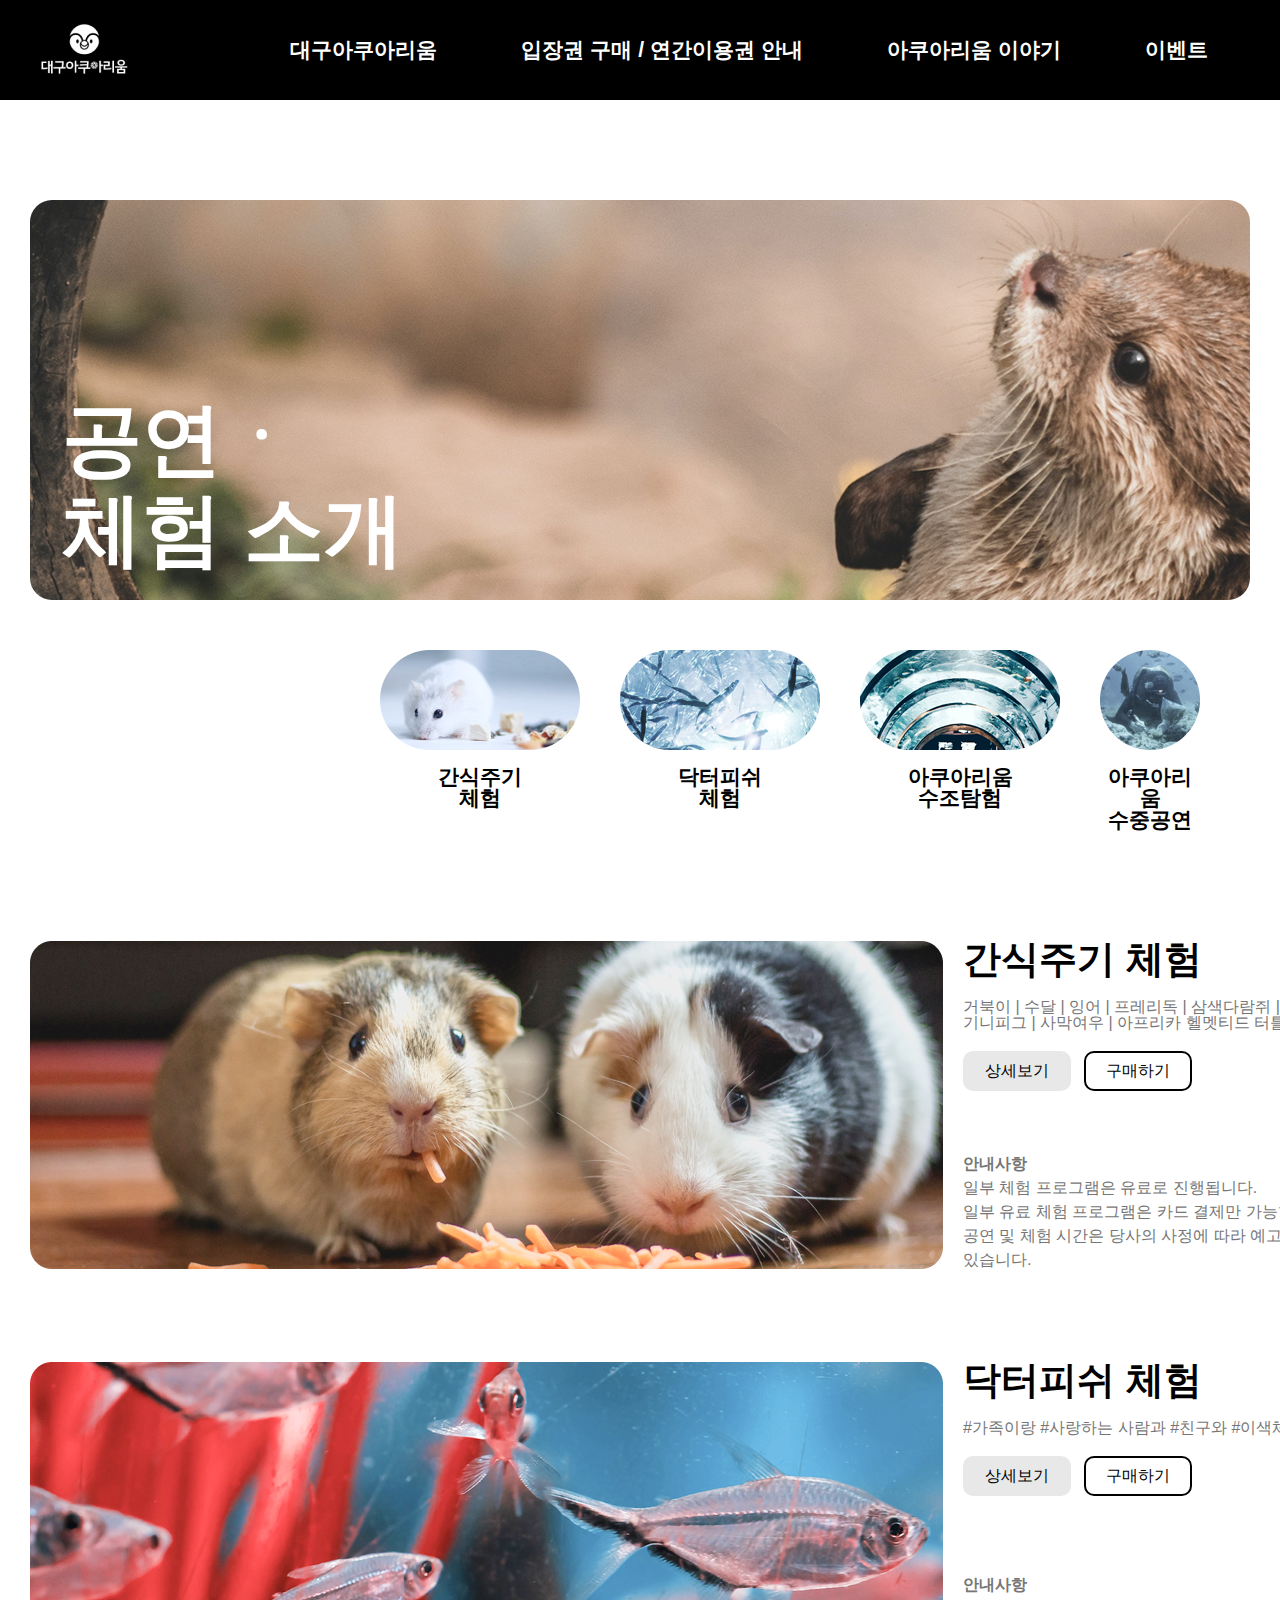
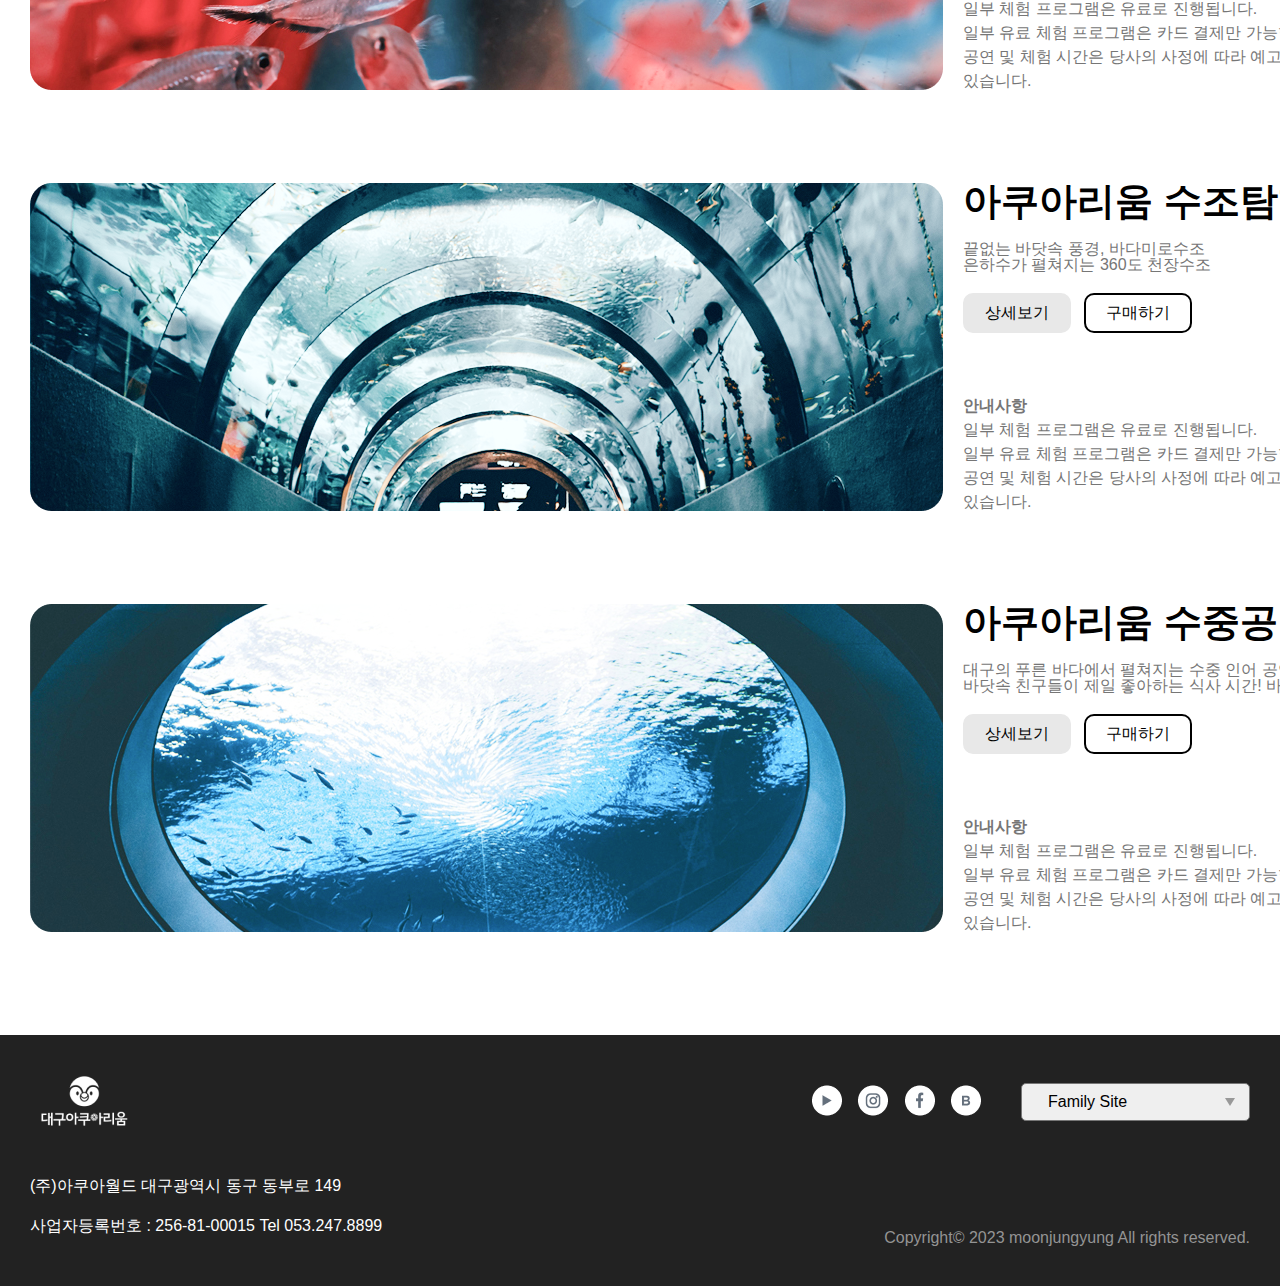
<file: experience.html>
<!DOCTYPE html>
<html lang="ko">
<head>
    <meta charset="UTF-8">
    <meta name="viewport" content="width=device-width, initial-scale=1.0">
    <title>공연ㆍ체험 소개 | 대구 아쿠아리움</title>
    <!-- favicon -->
    <link rel="shortcut icon" href="./img/favicon.ico" type="image/x-icon">
    <link rel="icon" href="./img/favicon.ico" type="image/x-icon">
    <!-- styles -->
    <link rel="stylesheet" href="./css/reset.css">
    <link rel="stylesheet" href="./css/common.css">
    <link rel="stylesheet" href="./css/experience.css">
</head>
<body>
    <header>
        <h1><a href="./index.html"><img src="./img/logo.png" alt="대구아쿠아리움"></a></h1>
        <nav>
            <ul>
                <li>
                    <a href="#">대구아쿠아리움</a>
                    <ul class="sub">
                        <li><a href="#">아쿠아리움 소개</a></li>
                        <li><a href="#">공지사항</a></li>
                        <li><a href="#">이용안내</a></li>
                        <li><a href="./map.html">찾아오시는 길</a></li>
                        <li><a href="#">보도자료</a></li>
                        <li><a href="#">자주 묻는 질문</a></li>
                    </ul>
                </li>
                <li>
                    <a href="#">입장권 구매 / 연간이용권 안내</a>
                    <ul class="sub">
                        <li><a href="#">입장권 구매</a></li>
                        <li><a href="#">구매내역 조회</a></li>
                        <li><a href="#">연간이용권 고객 안내</a></li>
                        <li><a href="#">연간이용권 고객 혜택</a></li>
                    </ul>
                </li>
                <li>
                    <a href="#">아쿠아리움 이야기</a>
                    <ul class="sub">
                        <li><a href="#">아쿠아리스트 이야기</a></li>
                        <li><a href="#">아쿠아리움 친구들</a></li>
                        <li><a href="./experience.html">공연ㆍ체험 소개</a></li>
                        <li><a href="#">공연ㆍ체험 시간표</a></li>
                    </ul>
                </li>
                <li><a href="#">이벤트</a></li>
            </ul>
            <div class="nav_bg"></div>
        </nav>
    </header>
    <main>
        <section id="visual">
            <h2>공연ㆍ <br>
                체험 소개</h2>
        </section>
        <section id="category">
            <div class="category_sub">
                <a href="#">
                    <img src="./img/experience_icon1.jpg" alt="">
                    <span>간식주기<br>체험</span>
                </a>
                <a href="#">
                    <img src="./img/experience_icon2.jpg" alt="">
                    <span>닥터피쉬<br>체험</span>
                </a>
                <a href="#">
                    <img src="./img/experience_icon3.jpg" alt="">
                    <span>아쿠아리움<br>수조탐험</span>
                </a>
                <a href="#">
                    <img src="./img/experience_icon4.jpg" alt="">
                    <span>아쿠아리움<br>수중공연</span>
                </a>
            </div>
        </section>
        <section id="experience">
            <div class="bg feeding">
                <p><img src="./img/experience_sub1.jpg" alt=""></p>
                <div>
                    <div class="explanation">
                        <h3>간식주기 체험</h3>
                        <p class="info">거북이 | 수달 | 잉어 | 프레리독 | 삼색다람쥐 | <br>
                            기니피그 | 사막여우 | 아프리카 헬멧티드 터틀 | 아처피쉬
                        </p>
                        <div class="btn">
                            <a href="#">상세보기</a>
                            <a href="#">구매하기</a>
                        </div>
                    </div>
                    <p class="guide">
                        <em>안내사항</em> <br>
                        일부 체험 프로그램은 유료로 진행됩니다. <br>
                        일부 유료 체험 프로그램은 카드 결제만 가능합니다. <br>
                        공연 및 체험 시간은 당사의 사정에 따라 예고 없이 변동될 수 있습니다.
                    </p>
                </div>
            </div>
            <div class="bg Dr">
                <p><img src="./img/experience_sub2.jpg" alt=""></p>
                <div>
                    <div class="explanation">
                        <h3>닥터피쉬 체험</h3>
                        <p class="info">#가족이랑 #사랑하는 사람과 #친구와 #이색체험</p>
                        <div class="btn">
                            <a href="#">상세보기</a>
                            <a href="#">구매하기</a>
                        </div>
                    </div>
                    <p class="guide">
                        <em>안내사항</em> <br>
                        일부 체험 프로그램은 유료로 진행됩니다. <br>
                        일부 유료 체험 프로그램은 카드 결제만 가능합니다. <br>
                        공연 및 체험 시간은 당사의 사정에 따라 예고 없이 변동될 수 있습니다.
                    </p>
                </div>
            </div>
            <div class="bg explore">
                <p><img src="./img/experience_sub3.jpg" alt=""></p>
                <div>
                    <div class="explanation">
                        <h3>아쿠아리움 수조탐험</h3>
                        <p class="info">끝없는 바닷속 풍경, 바다미로수조 <br>
                            은하수가 펼쳐지는 360도 천장수조</p>
                        <div class="btn">
                            <a href="#">상세보기</a>
                            <a href="#">구매하기</a>
                        </div>
                    </div>
                    <p class="guide">
                        <em>안내사항</em> <br>
                        일부 체험 프로그램은 유료로 진행됩니다. <br>
                        일부 유료 체험 프로그램은 카드 결제만 가능합니다. <br>
                        공연 및 체험 시간은 당사의 사정에 따라 예고 없이 변동될 수 있습니다.
                    </p>
                </div>
            </div>
            <div class="bg performance">
                <p><img src="./img/experience_sub4.jpg" alt=""></p>
                <div>
                    <div class="explanation">
                        <h3>아쿠아리움 수중공연</h3>
                        <p class="info">대구의 푸른 바다에서 펼쳐지는 수중 인어 공연 <br>
                            바닷속 친구들이 제일 좋아하는 식사 시간! 바다친구 맘마쇼</p>
                        <div class="btn">
                            <a href="#">상세보기</a>
                            <a href="#">구매하기</a>
                        </div>
                    </div>
                    <p class="guide">
                        <em>안내사항</em> <br>
                        일부 체험 프로그램은 유료로 진행됩니다. <br>
                        일부 유료 체험 프로그램은 카드 결제만 가능합니다. <br>
                        공연 및 체험 시간은 당사의 사정에 따라 예고 없이 변동될 수 있습니다.
                    </p>
                </div>
            </div>
        </section>
    </main>
    <footer>
        <div class="top">
            <h2><img src="./img/logo.png" alt="대구아쿠아리움"></h2>
            <div class="right">
                <div class="btn">
                    <a href="#"><img src="./img/icon_1.png" alt=""></a>
                    <a href="#"><img src="./img/icon_2.png" alt=""></a>
                    <a href="#"><img src="./img/icon_3.png" alt=""></a>
                    <a href="#"><img src="./img/icon_4.png" alt=""></a>
                </div>
                <div class="select">
                    <select id="site">
                        <option value="" selected disabled hidden>Family Site</option>
                        <option value="">박물관은 살아있다</option>
                        <option value="">런닝맨 Ep.2 부산 서면점</option>
                        <option value="">런닝맨 Ep.3 강릉점</option>
                        <option value="">놀이똥산</option>
                        <option value="">다이나믹 메이즈</option>
                        <option value="">전체 보기</option>
                    </select>
                    <div class="select-arrow"></div>
                </div>
            </div>
        </div>
        <div class="btm">
            <address>(주)아쿠아월드 대구광역시 동구 동부로 149 <br>
                사업자등록번호 : 256-81-00015 Tel 053.247.8899
            </address>
            <p>Copyright© 2023 moonjungyung All rights reserved.</p>
        </div>
    </footer>
    <script src="./script/script.js"></script>
</body>
</html>
</file>
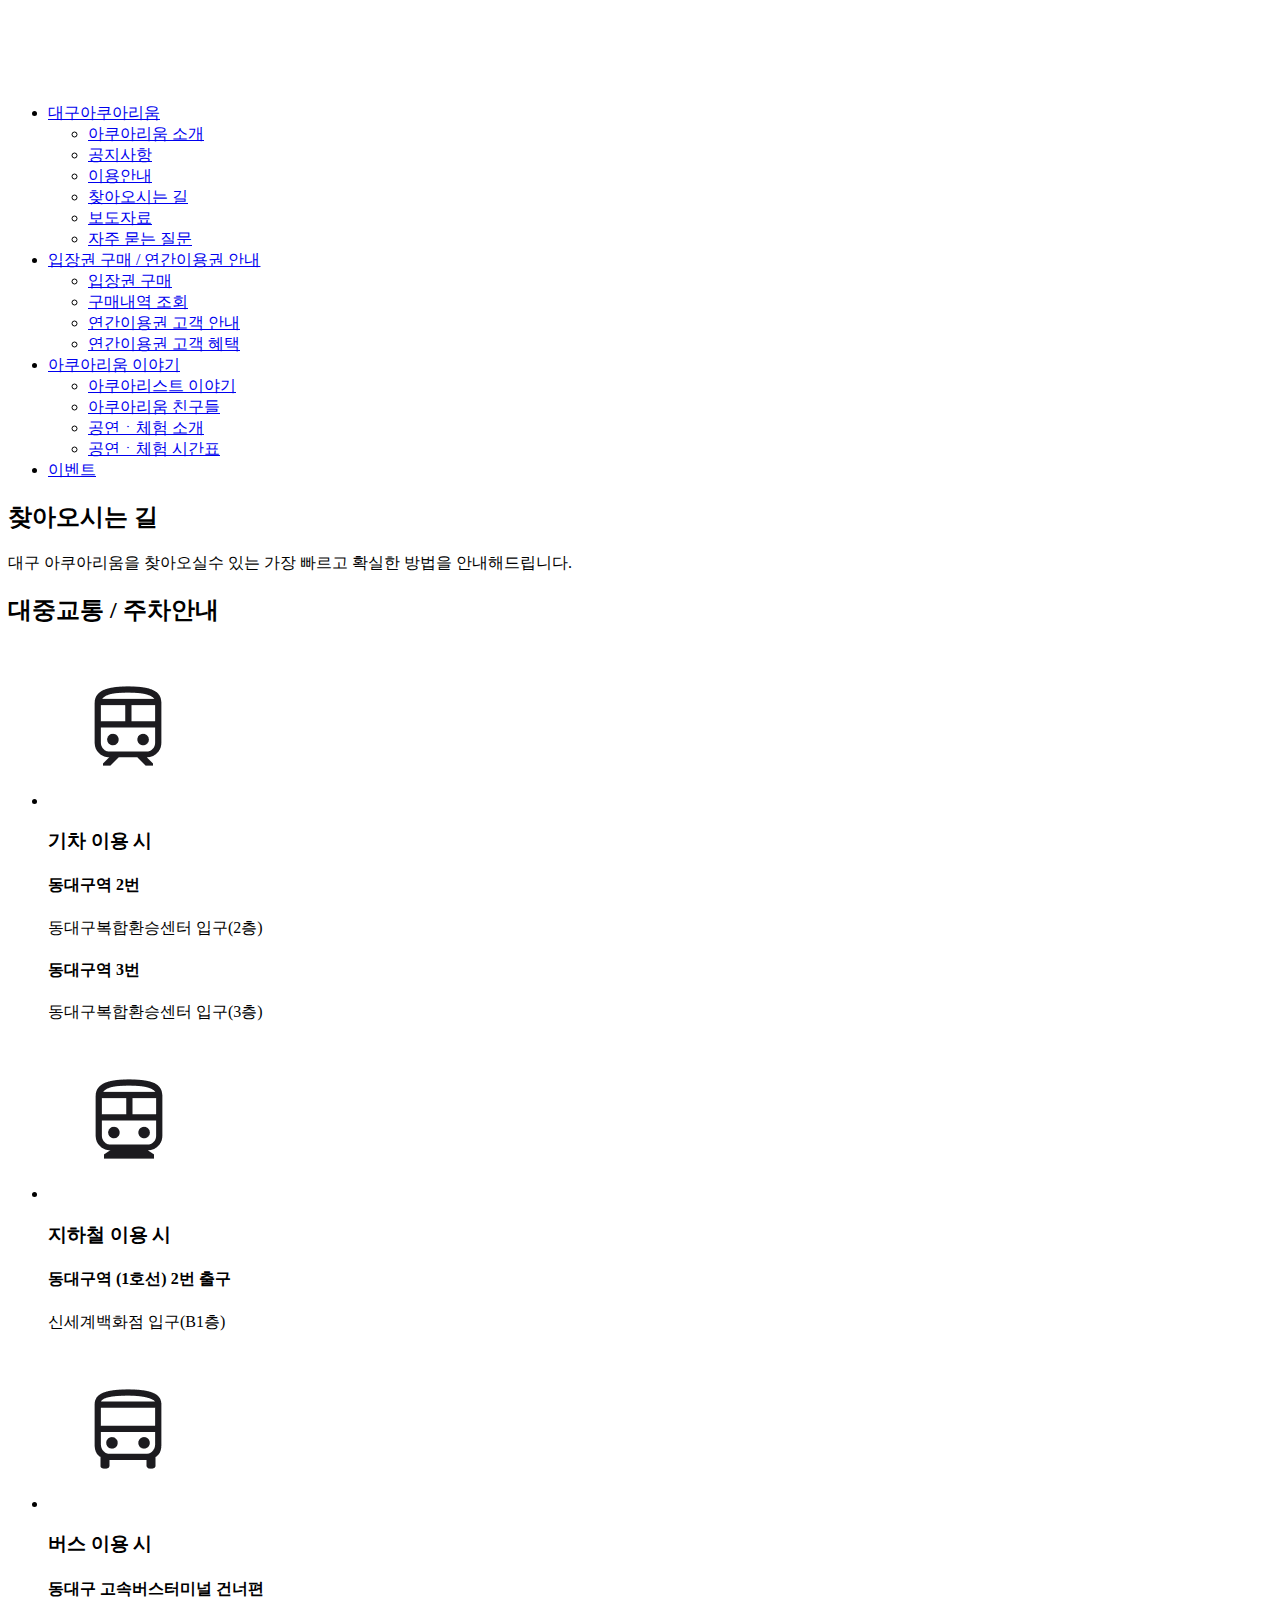
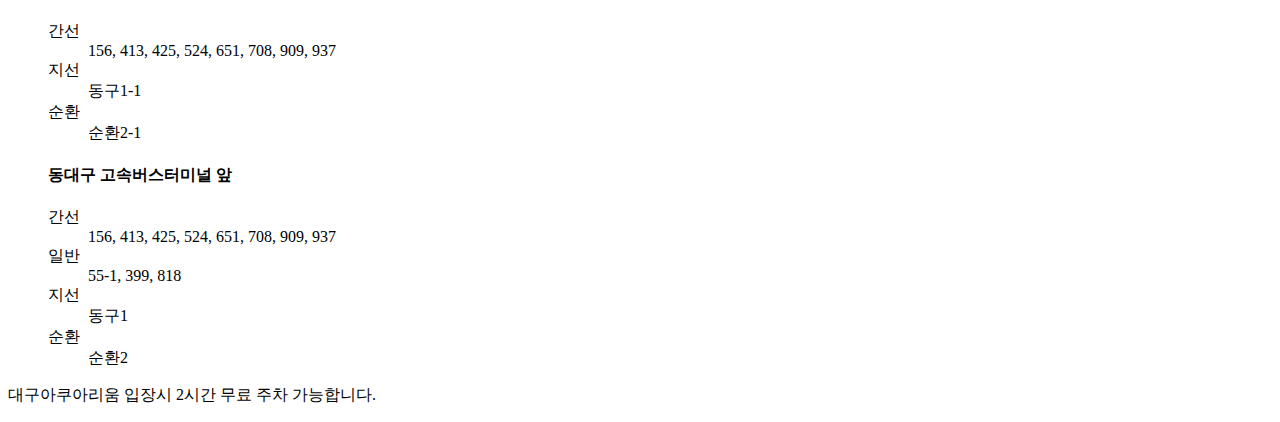
<file: map.html>
<!DOCTYPE html>
<html lang="ko">
<head>
    <meta charset="UTF-8">
    <meta name="viewport" content="width=device-width, initial-scale=1.0">
    <meta name="description" content="">
    <meta name="keywords" content="">
    <title> 찾아오는 길 | 대구 아쿠아리움</title>
</head>
<body>
    <header>
        <h1><img src="./img/logo.png" alt="대구아쿠아리움"></h1>
        <nav>
            <ul>
                <li>
                    <a href="#">대구아쿠아리움</a>
                    <ul class="sub">
                        <li><a href="#">아쿠아리움 소개</a></li>
                        <li><a href="#">공지사항</a></li>
                        <li><a href="#">이용안내</a></li>
                        <li><a href="#">찾아오시는 길</a></li>
                        <li><a href="#">보도자료</a></li>
                        <li><a href="#">자주 묻는 질문</a></li>
                    </ul>
                </li>
                <li>
                    <a href="#">입장권 구매 / 연간이용권 안내</a>
                    <ul class="sub">
                        <li><a href="#">입장권 구매</a></li>
                        <li><a href="#">구매내역 조회</a></li>
                        <li><a href="#">연간이용권 고객 안내</a></li>
                        <li><a href="#">연간이용권 고객 혜택</a></li>
                    </ul>
                </li>
                <li>
                    <a href="#">아쿠아리움 이야기</a>
                    <ul class="sub">
                        <li><a href="#">아쿠아리스트 이야기</a></li>
                        <li><a href="#">아쿠아리움 친구들</a></li>
                        <li><a href="#">공연ㆍ체험 소개</a></li>
                        <li><a href="#">공연ㆍ체험 시간표</a></li>
                    </ul>
                </li>
                <li><a href="#">이벤트</a></li>
            </ul>
            <div class="nav_bg"></div>
        </nav>
    </header>
    <main>
        <h2>찾아오시는 길</h2>
        <p>대구 아쿠아리움을 찾아오실수 있는 가장 빠르고 확실한 방법을 안내해드립니다.</p>
        <div class="info">
            <h2>대중교통 / 주차안내</h2>
            <div class="public">
                <ul>
                    <li>
                        <div class="top">
                            <img src="./img/train.png" alt="">
                        </div>
                        <div class="btm">
                            <h3>기차 이용 시</h3>
                            <div class="left">
                                <h4>동대구역 2번</h4>
                                <p>동대구복합환승센터 입구(2층)</p>
                            </div>
                            <div class="right">
                                <h4>동대구역 3번</h4>
                                <p>동대구복합환승센터 입구(3층)</p>
                            </div>
                        </div>
                    </li>
                    <li>
                        <div class="top">
                            <img src="./img/subway.png" alt="">
                        </div>
                        <div class="btm">
                            <h3>지하철 이용 시</h3>
                            <div>
                                <h4>동대구역 (1호선) 2번 출구</h4>
                                <p>신세계백화점 입구(B1층)</p>
                            </div>
                        </div>
                    </li>
                    <li>
                        <div class="top">
                            <img src="./img/bus.png" alt="">
                        </div>
                        <div class="btm">
                            <h3>버스 이용 시</h3>
                            <div class="left">
                                <h4>동대구 고속버스터미널 건너편</h4>
                                <dl>
                                    <dt>간선</dt>
                                    <dd>156, 413, 425, 524,
                                        651, 708, 909, 937</dd>
                                </dl>
                                <dl>
                                    <dt>지선</dt>
                                    <dd>동구1-1</dd>
                                </dl>
                                <dl>
                                    <dt>순환</dt>
                                    <dd>순환2-1</dd>
                                </dl>
                            </div>
                            <div class="right">
                                <h4>동대구 고속버스터미널 앞</h4>
                                <dl>
                                    <dt>간선</dt>
                                    <dd>156, 413, 425, 524,
                                        651, 708, 909, 937</dd>
                                </dl>
                                <dl>
                                    <dt>일반</dt>
                                    <dd>55-1, 399, 818</dd>
                                </dl>
                                <dl>
                                    <dt>지선</dt>
                                    <dd>동구1</dd>
                                </dl>
                                <dl>
                                    <dt>순환</dt>
                                    <dd>순환2</dd>
                                </dl>
                            </div>
                        </div>
                    </li>
                </ul>
                <P>대구아쿠아리움 입장시 2시간 무료 주차 가능합니다.</P>
            </div>
        </div>
    </main>
</body>
</html>
</file>
<file: css/common.css>
/* scrollbar */
/* Firefox */
html {scrollbar-width: 10px;;scrollbar-color: #222 #f1f1f1;}
/* Opera */
html::-o-scrollbar {width: 10px;}/*스크롤바 크기*/
html::-o-scrollbar-thumb {background-color: #222;border-radius: 5px;}/*스크롤 드래그바*/
html::-o-scrollbar-thumb:hover {background-color: #555;}
/* Chrome, Safari, Edge 등 웹킷 기반 브라우저 */
::-webkit-scrollbar {width: 10px;}/*스크롤바 크기*/
::-webkit-scrollbar-track {box-shadow: inset 0 0 5px rgba(0, 0, 0, 0.3);}/*스크롤바 배경*/
::-webkit-scrollbar-thumb {background-color: #222;border-radius: 5px;}/*스크롤 드래그바*/
::-webkit-scrollbar-thumb:hover {background-color: #222;}
/* header */
header {
    background: rgba(0, 0, 0, 0.2);
    width: 100%; height: 100px;
    padding: 10px 30px;
    display: flex; flex-flow: row nowrap;
    justify-content: space-between;
    align-items: center;
    position: fixed; z-index: 9999;
}
header h1 {}
header h1 img {}
header nav {}
header nav ul {display: flex;}
header nav ul li {
    position: relative;
}
header nav ul li:last-child {
    margin-right: 0;
}
header nav ul li > a {
    font-size: 1.333rem; color: #fff; font-weight: 700;
    padding: 0 42px; line-height: 100px;
}
header nav ul li > .sub {
    display: flex; flex-flow: column nowrap;
    width: 100%; height: 400px;
    position: absolute; z-index: 8000;
}
header nav ul li > .sub > li {}
header nav ul li > .sub > li > a {
    text-align: center;
    width: 100%;
    line-height: 46px; font-size: 1rem;
    padding: 10px 0 10px 5px; display: inline-block;
}
header nav .nav_bg {
    position: absolute; left: 0;
    background: rgba(27, 27, 27, 0.5);
    width: 100%; height: 400px; z-index: 100;
}
/* 5. footer */
main .footer {
    background-color: #222222;
    padding: 40px 30px;
}
main .footer .top {
    display: flex; flex-flow: row nowrap;
    justify-content: space-between;
}
main .footer .top .right {
    display: flex; flex-flow: row nowrap;
    align-items: center;
}
main .footer .top h2 {}
main .footer .top h2 img {}
main .footer .top .right .btn {}
main .footer .top .right .btn a:first-child {margin-left: 0;}
main .footer .top .right .btn a {margin-left: 12px;}
main .footer .top .btn a img {}
main .footer .top .right #site {
    margin-left: 40px;
}
main .footer .top .right #site option {}
main .footer .btm {
    padding-top: 35.73px;
    display: flex; flex-flow: row nowrap;
    justify-content: space-between;
    align-items: end;
}
main .footer .btm address {
    color: #fff;
    font-weight: 400; line-height: 40px;
}
main .footer .btm p {
    color: #949494;
}
#site {
    padding: 10px 26px; border-radius: 5px;
}
select {
    appearance : none ;
    -webkit-appearance : none ;
}
.select {
    position: relative;
}
select::-ms-expand {
    display : none ;
}
.select-arrow {
    position: absolute;
    top :15px;
    right: 15px;
    width :0;
    height :0;
    pointer-events: none;
    border-style :solid;
    border-width: 8px 5px 0 5px;
    border-color: #999 transparent transparent transparent;
}
</file>
<file: css/experience.css>
header {
    background: #000;
}
/* main */
main {padding: 200px 30px 0 30px;}
/* 1.visual */
main #visual {
    width: 100%; height: 400px;
    border-radius: 22px;
    background-image: url(../img/experience.jpg);
    position: relative;
}
main #visual h2 {
    position: absolute; bottom: 25px; left: 32px;
    color: #fff; font-size: 5rem;
    font-weight: 700; line-height: 90px;
}
/* 2.category */
main #category {
    width: 520px; margin: 0 auto;
    padding: 50px 0 110px 0;
}
main #category .category_sub {
    display: flex; flex-flow: row nowrap;
    width: calc(25% - 120px / 4);
}
main #category .category_sub > * {margin-right: 40px;}
main #category .category_sub:last-child {margin-right: 0;}
main #category .category_sub a {
    display: flex; flex-flow: column nowrap;
    text-align: center;
}
main #category .category_sub a img {}
main #category .category_sub a span {
    font-size: 1.333rem; font-weight: 700; padding-top: 17px;
}
/* 3.experience */
main #experience {width: 1380px; margin: 0 auto;}
main #experience .bg {display: flex; flex-flow: row nowrap;}
main #experience>* {padding-bottom: 90px;}
main #experience .performance {padding-bottom: 100px;}
main #experience .bg p {}
main #experience .bg p img {}
main #experience .bg div .explanation {}
main #experience .bg>div {
    padding-left: 20px;
    display: flex; flex-flow: column nowrap;
    justify-content: space-between;
}
main #experience .bg div h3 {font-size: 2.369rem; font-weight: 700;}
main #experience .bg div .info {color: #767676; padding: 20px 0;}
main #experience .bg div .btn {
    display: flex; flex-flow: row nowrap;
}
main #experience .bg div .btn a {
    padding: 10px 20px;
    border-radius: 10px;
}
main #experience .bg div .btn a:first-child {
    background-color: #E8E8E8;
    border: 2px solid #E8E8E8;
    transition: all 0.3s;
    margin-right: 13px;
}
main #experience .bg div .btn a:first-child:hover {
    background-color: #767676;
    border: 2px solid #767676; color: #fff;
}
main #experience .bg div .btn a:last-child {
    background-color: #fff; color: #000;
    border: 2px solid #000;
    transition: all 0.3s;
}
main #experience .bg div .btn a:last-child:hover {
    background-color: #000; color: #fff;
    border: 2px solid #000;
}
main #experience .bg div p {}
main #experience .bg div .guide {
    color: #767676; line-height: 24px;
}
main #experience .bg div .guide em {font-weight: 700;}
/* footer */
footer {
    background-color: #222222;
    padding: 40px 30px;
}
footer .top {
    display: flex; flex-flow: row nowrap;
    justify-content: space-between;
}
footer .top .right {
    display: flex; flex-flow: row nowrap;
    align-items: center;
}
footer .top h2 {}
footer .top h2 img {}
footer .top .right .btn {}
footer .top .right .btn a:first-child {margin-left: 0;}
footer .top .right .btn a {margin-left: 12px;}
footer .top .btn a img {}
footer .top .right #site {
    margin-left: 40px;
}
footer .top .right #site option {}
footer .btm {
    padding-top: 35.73px;
    display: flex; flex-flow: row nowrap;
    justify-content: space-between;
    align-items: end;
}
footer .btm address {
    color: #fff;
    font-weight: 400; line-height: 40px;
}
footer .btm > p {
    color: #949494;
}
</file>
